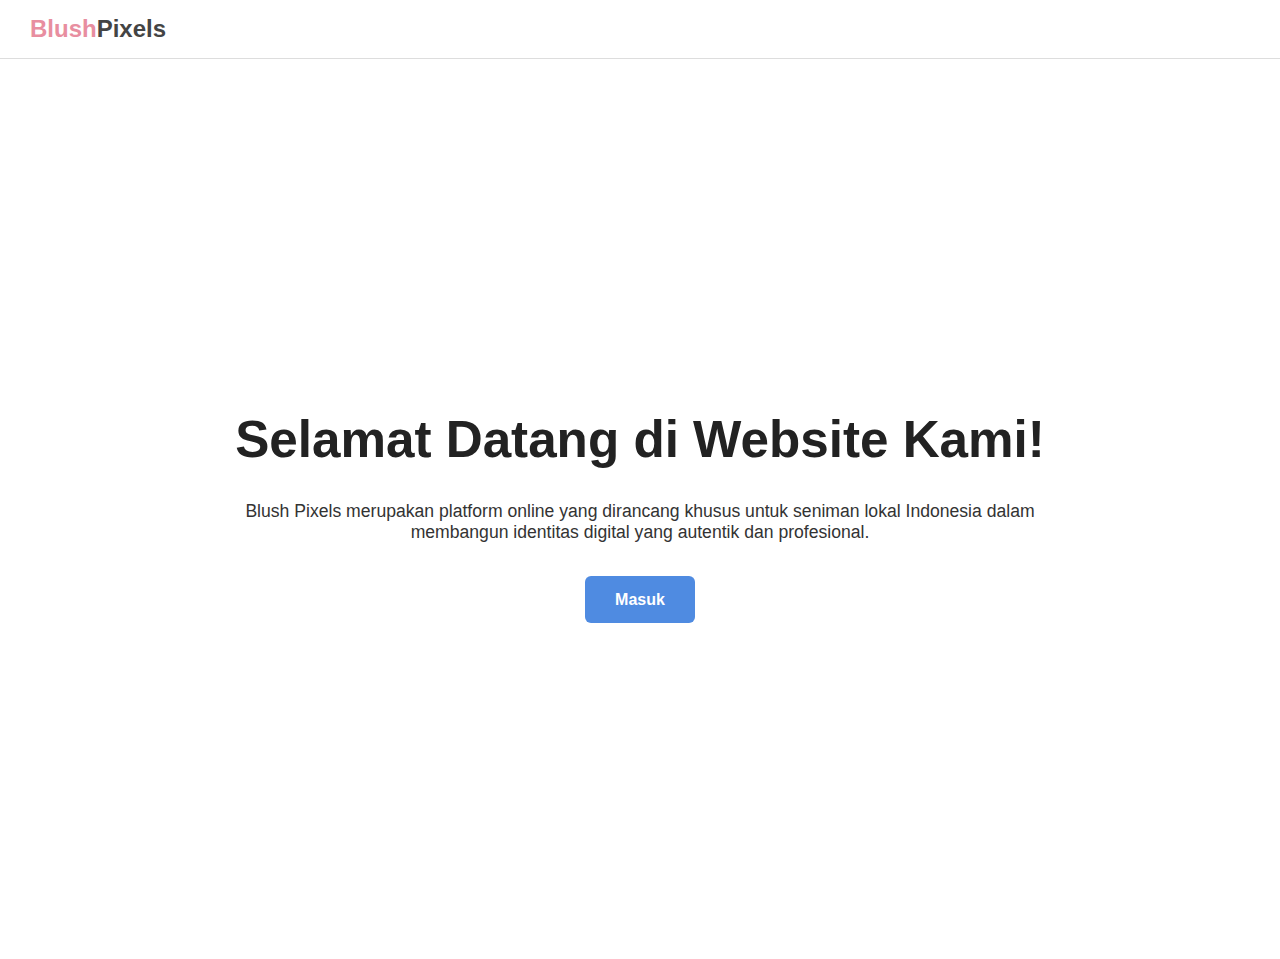
<file: index.html>
<!DOCTYPE html>
<html lang="id">
<head>
  <meta charset="UTF-8" />
  <meta name="viewport" content="width=device-width, initial-scale=1.0" />
  <title>BlushPixels</title>
  <link rel="icon" href="/webicons/favicon.ico" type="image/x-icon" />
  <link rel="shortcut icon" href="/webicons/favicon.ico" type="image/x-icon" />
  <link rel="stylesheet" href="style.css" />
</head>
<body>
  <header>
    <div class="logo"><span class="blush">Blush</span><span class="pixels">Pixels</span></div>
  </header>

  <section class="hero">
    <div class="overlay"></div>
    <div class="hero-content">
      <h1>Selamat Datang di Website Kami!</h1>
      <p>
        Blush Pixels merupakan platform online yang dirancang khusus untuk seniman lokal Indonesia dalam membangun identitas digital yang autentik dan profesional.
      </p>
      <a href="#" class="btn">Masuk</a>
    </div>
  </section>
</body>
</html>
</file>
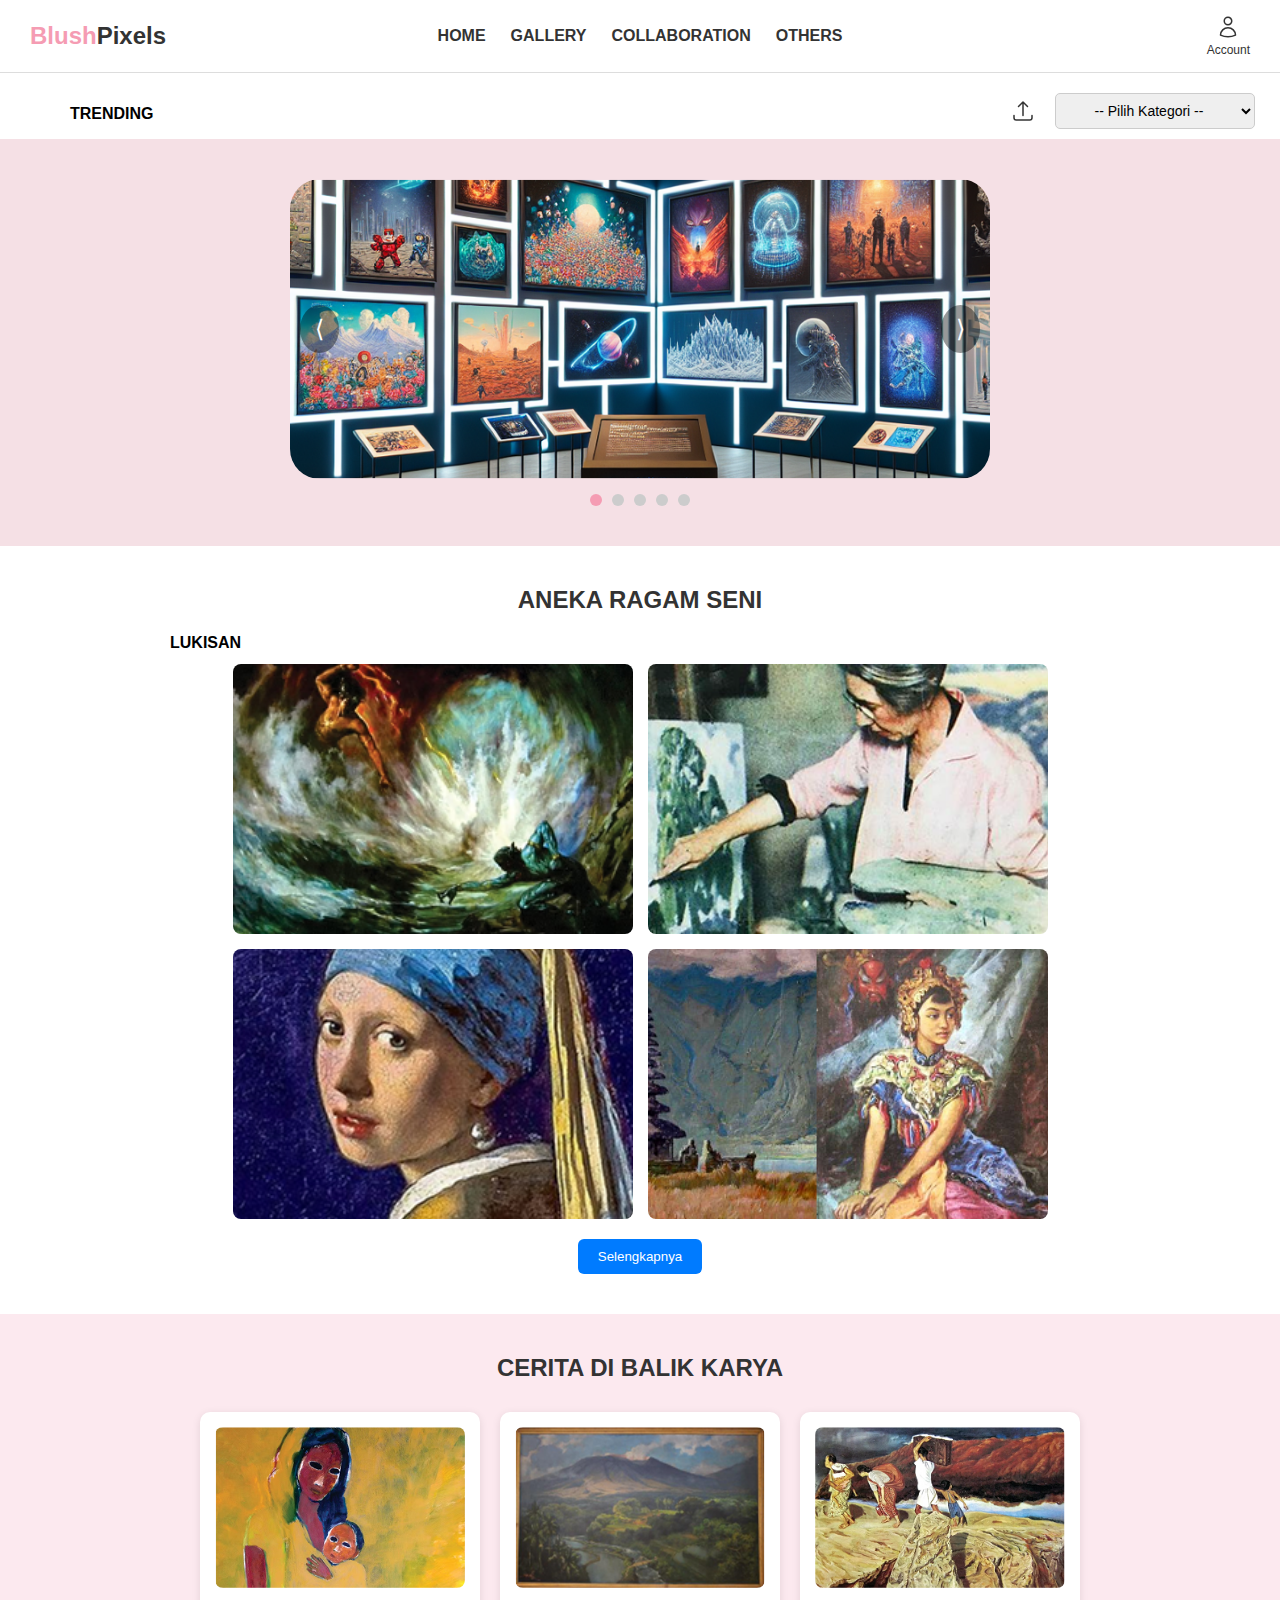
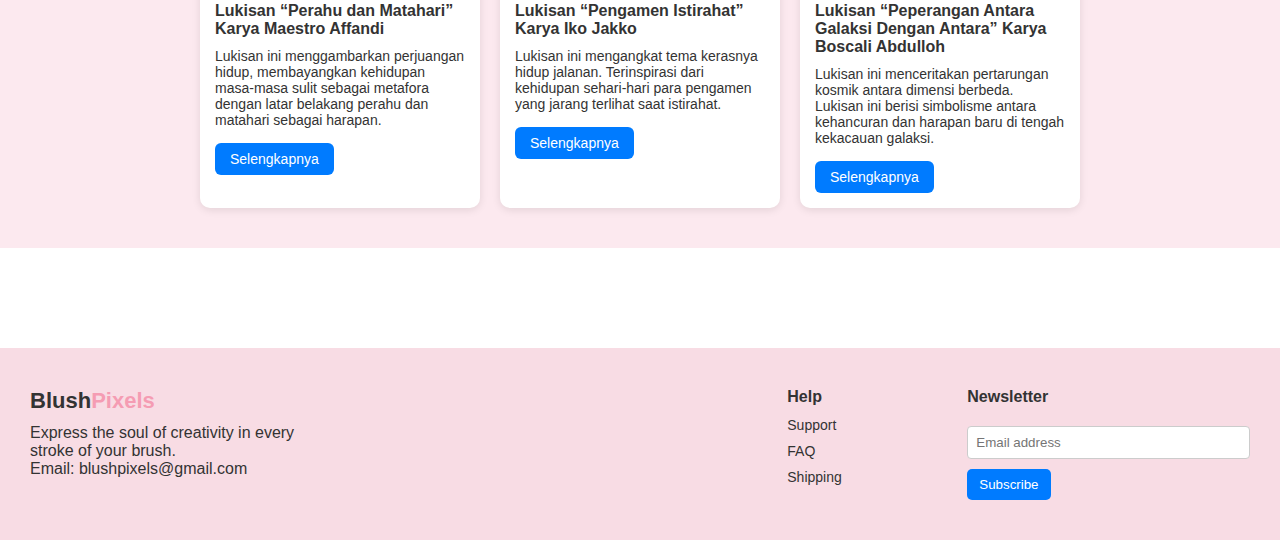
<file: blushpixels/galerinew.html>
<!DOCTYPE html>
  <html lang="en">
  <head>
    <meta charset="UTF-8" />
    <meta name="viewport" content="width=device-width, initial-scale=1.0" />
    <title>BlushPixels</title>
    <link rel="stylesheet" href="style.css" />
    <link rel="stylesheet" href="https://cdnjs.cloudflare.com/ajax/libs/font-awesome/6.5.0/css/all.min.css" />
  </head>
  <body>

    <header>
      <div class="topbar">
        <div class="logo">Blush<span>Pixels</span></div>

        <!-- Navbar tengah -->
        <nav class="navbar">
          <ul>
            <li><a href="#">HOME</a></li>
            <li><a href="#">GALLERY</a></li>
            <li><a href="#">COLLABORATION</a></li>
            <li><a href="#">OTHERS</a></li>
          </ul>
        </nav>
  
        <!-- Icon pojok kanan -->
        <div class="account-icon">
          <a href="#" class="icon-wrapper">
            <svg xmlns="http://www.w3.org/2000/svg" fill="none"
              viewBox="0 0 24 24" stroke-width="1.5" stroke="currentColor"
              class="icon">
              <path stroke-linecap="round" stroke-linejoin="round"
                d="M15.75 6a3.75 3.75 0 1 1-7.5 0 3.75 3.75 0 0 1 7.5 0ZM4.501
                20.118a7.5 7.5 0 0 1 14.998 0A17.933 17.933 0 0 1 12
                21.75c-2.676 0-5.216-.584-7.499-1.632Z" />
            </svg>
            <span class="icon-text">Account</span>
          </a>
        </div>
      </div>
    </header>

    <section class="upload-filter">
      <div class="upload-icon">
        <a href="#">
          <svg xmlns="http://www.w3.org/2000/svg" viewBox="0 0 24 24" fill="currentColor" className="size-6">
            <path fillRule="evenodd" d="M11.47 2.47a.75.75 0 0 1 1.06 0l4.5 4.5a.75.75 0 0 1-1.06 1.06l-3.22-3.22V16.5a.75.75 0 0 1-1.5 0V4.81L8.03 8.03a.75.75 0 0 1-1.06-1.06l4.5-4.5ZM3 15.75a.75.75 0 0 1 .75.75v2.25a1.5 1.5 0 0 0 1.5 1.5h13.5a1.5 1.5 0 0 0 1.5-1.5V16.5a.75.75 0 0 1 1.5 0v2.25a3 3 0 0 1-3 3H5.25a3 3 0 0 1-3-3V16.5a.75.75 0 0 1 .75-.75Z" clipRule="evenodd" />
          </svg>          
        </a>
      </div>
      <div class="filter-category">
        <select>
          <option value="">-- Pilih Kategori --</option>
          <option value="lukisan">Lukisan</option>
          <option value="patung">Patung</option>
          <option value="fotografi">Fotografi</option>
          <option value="musik">Musik</option>
          <option value="kerajinan">Kerajinan</option>
          <option value="digitalart">Digital Art</option>
        </select>
      </div>
    </section>
  
    <section class="trending">
      <h2>TRENDING</h2>
      <div class="carousel-container">
        <div class="carousel">
          <button class="prev">⟨</button>
    
          <img src="images/slider1.png" class="slide active" alt="Slide 1">
          <img src="images/slider2.png" class="slide" alt="Slide 2">
          <img src="images/slider3.jpg" class="slide" alt="Slide 3">
          <img src="images/slider4.jpg" class="slide" alt="Slide 4">
          <img src="images/slider5.jpg" class="slide" alt="Slide 5">
          
          <button class="next">⟩</button>
      </div>
      <div class="carousel-indicators">
        <span class="dot active"></span>
        <span class="dot"></span>
        <span class="dot"></span>
        <span class="dot"></span>
        <span class="dot"></span>
      </div>      
    </section>

  <section class="categories">
    <h2>ANEKA RAGAM SENI</h2>
    <h3>LUKISAN</h3>
    <div class="category-list">
      <img src="images/art1.png" alt="Lukisan">
      <img src="images/art2.png" alt="Lukisan">
      <img src="images/art3.png" alt="Lukisan">
      <img src="images/art4.png" alt="Lukisan">
    </div>
    <button class="see-more" onclick="location.href='ragamkarya.html'">Selengkapnya</button>
  </section>

  <section class="stories">
    <h2>CERITA DI BALIK KARYA</h2>
    <div class="story-cards">
      <div class="card">
        <img src="images/story1.png" alt="Story">
        <h3>Lukisan “Perahu dan Matahari” Karya Maestro Affandi</h3>
        <p>Lukisan ini menggambarkan perjuangan hidup, membayangkan kehidupan masa-masa sulit sebagai metafora dengan latar belakang perahu dan matahari sebagai harapan.</p>
        <button>Selengkapnya</button>
      </div>
      <div class="card">
        <img src="images/story2.png" alt="Story">
        <h3>Lukisan “Pengamen Istirahat” Karya Iko Jakko</h3>
        <p>Lukisan ini mengangkat tema kerasnya hidup jalanan. Terinspirasi dari kehidupan sehari-hari para pengamen yang jarang terlihat saat istirahat.</p>
        <button>Selengkapnya</button>
      </div>
      <div class="card">
        <img src="images/story3.png" alt="Story">
        <h3>Lukisan “Peperangan Antara Galaksi Dengan Antara” Karya Boscali Abdulloh</h3>
        <p>Lukisan ini menceritakan pertarungan kosmik antara dimensi berbeda. Lukisan ini berisi simbolisme antara kehancuran dan harapan baru di tengah kekacauan galaksi.</p>
        <button>Selengkapnya</button>
      </div>
    </div>
  </section>

  <footer>
    <div class="footer-content">
      <div class="logo">Blush<span>Pixels</span></div>
      <p>Express the soul of creativity in every stroke of your brush.</p>
      <p>Email: blushpixels@gmail.com</p>
    </div>
    <div class="footer-links">
      <div>
        <h4>Help</h4>
        <ul>
          <li><a href="#">Support</a></li>
          <li><a href="#">FAQ</a></li>
          <li><a href="#">Shipping</a></li>
        </ul>
      </div>
      <div>
        <h4>Newsletter</h4>
        <input type="email" placeholder="Email address"/>
        <button>Subscribe</button>
      </div>
    </div>
  </footer>
  <script src="slider.js"></script>
</body>
</html>
</file>
<file: style.css>
* {
  margin: 0;
  padding: 0;
  box-sizing: border-box;
}

body {
  font-family: 'Inter', sans-serif;
  background-color: #fff;
  color: #333;
}

header {
  background-color: #fff;
  border-bottom: 1px solid #ddd;
  padding: 15px 30px;  
}

.topbar {
  display: flex;
  justify-content: space-between;
  align-items: center;
  position: relative;
}

.logo {
  font-size: 24px;  
  font-weight: 600;
  color: #f59cb3;  
}

.logo .blush {
  color: #e88ea0;  
}

.logo .pixels {
  color: #444;  
}

.hero {
  position: relative;
  background-image: url('https://1.bp.blogspot.com/-4GUWx88kc44/YAAgsPuCLJI/AAAAAAAAFGc/IOGTFgCc7Qwkae16lriyrcCodVQ-40_fACLcBGAsYHQ/s2048/6.jpg'); 
  background-position: center;
  background-size: cover; 
  height: 100vh;
  display: flex;
  align-items: center;  
  justify-content: center;  
  text-align: center;
}

.overlay {
  position: absolute;
  top: 0;
  left: 0;
  height: 100%;
  width: 100%;
  background-color: rgba(255, 255, 255, 0.75);
  z-index: 1;
}

.hero-content {
  position: relative;
  z-index: 2;
  max-width: 900px; 
  padding: 20px;
}

.hero-content h1 {
  font-size: 3.2rem;
  font-weight: bold;
  color: #222;
  margin-bottom: 2rem;
}

.hero-content p {
  font-size: 1.1rem;
  color: #333;
  margin-bottom: 3rem;
  text-align: center;
}

.btn {
  background-color: #4f8be1;
  color: #fff;
  padding: 15px 30px;
  border: none;
  border-radius: 6px;
  text-decoration: none;
  font-weight: 750;
  transition: background-color 0.3s ease;
}

.btn:hover {
  background-color: #3a6cc1;
}
</file>
<file: blushpixels/style.css>
* {
  margin: 0;
  padding: 0;
  box-sizing: border-box;
}

body {
  font-family: 'Inter', sans-serif;
  background-color: #fff;
  color: #333;
}

header {
  background-color: #fff;
  border-bottom: 1px solid #ddd;
  padding: 15px 30px;
}

.topbar {
  display: flex;
  justify-content: space-between;
  align-items: center;
  position: relative;
}

/* Logo di kiri */
.logo {
  font-size: 24px;
  font-weight: 600;
  color: #f59cb3;
}

.logo span {
  color: #333;
}

/* Navbar di tengah */
.navbar {
  position: absolute;
  left: 50%;
  transform: translateX(-50%);
}

.navbar ul {
  display: flex;
  list-style: none;
  gap: 25px;
}

.navbar ul li a {
  text-decoration: none;
  color: #333;
  font-weight: 500;
  font-weight: bold;
}

.navbar ul li a:hover {
  color: #f59cb3;
}

/* Account icon di kanan */
.account-icon {
  display: flex;
  align-items: center;
}

.icon-wrapper {
  display: flex;
  flex-direction: column;
  align-items: center;
  text-decoration: none;
  color: #333;
}

.icon-wrapper:hover {
  color: #f59cb3;
}

.icon {
  width: 24px;
  height: 24px;
}

.icon-text {
  font-size: 12px;
  margin-top: 4px;
}

.upload-filter {
  display: flex;
  justify-content: flex-end;
  align-items: center;
  gap: 20px;
  margin-top: 20px;
  margin-right: 25px;
}

.upload-icon {
  display: flex;
  align-items: center;
  gap: 10px;
}

.upload-icon a {
  text-decoration: none;
  color: #333;
  font-weight: 600;
  display: flex;
  align-items: center;
  font-size: 14px;
}

.upload-icon svg {
  width: 24px;
  height: 24px;
}

.filter-category select {
  padding: 8px;
  font-size: 14px;
  text-align: center;
  border-radius: 5px;
  border: 1px solid #ccc;
  cursor: pointer;
  width: 200px;  /* Set width for consistency */
}

.filter-category select:hover {
  border-color: #f59cb3;
}

/* Optional: Adjust the icon size and style */
.upload-icon a:hover {
  color: #f59cb3;
}

/* Trending */
.trending {
  background-color: #F5E0E5;
  padding: 40px 20px;
  text-align: center;
  margin-top: 10px;
}

.trending h2 {
  margin: 0;
  font-weight: 600;
  position: absolute;
  top: 100px; /* Menjorok keluar ke atas */
  left: 70px; /* Menjorok ke kiri */
  font-size: 16px;  /* Ukuran font lebih besar agar lebih menonjol */
  color: #000000;
  text-align: left;  /* Agar teks rata kiri */
  margin-top: 5px;
}

.carousel-container {
  position: relative;
  width: 100%;
  max-width: 700px;
  margin: 0 auto;
  overflow: hidden;
  border-radius: 15px;
}

.carousel {
  position: relative;
  width: 100%;
  max-width: 800px; /* Atur sesuai kebutuhan */
  margin: 0 auto;
  overflow: hidden;
}
.carousel img {
  aspect-ratio: 16 / 9; /* atau 4 / 3 sesuai bentuk yang kamu mau */
}

.carousel-indicators {
  margin-top: 15px;
  display: flex;
  justify-content: center;
  gap: 10px;
}

.carousel-indicators .dot {
  width: 12px;
  height: 12px;
  border-radius: 50%;
  background-color: #ccc;
  transition: background-color 0.3s;
  cursor: pointer;
}

.carousel-indicators .dot.active {
  background-color: #f59cb3;
}

.slide {
  width: 100%;
  height: 300px; /* Atur tinggi slider sesuai kebutuhan */
  object-fit: cover;
  border-radius: 30px;
  display: none;
}

.slide.active {
  display: block;
}

.prev, .next {
  position: absolute;
  top: 50%;
  transform: translateY(-50%);
  background-color: rgba(0,0,0,0.4);
  border: none;
  color: #fff;
  font-size: 24px;
  padding: 10px 15px;
  cursor: pointer;
  z-index: 2;
  border-radius: 50%;
}

.prev:hover, .next:hover {
  background-color: rgba(0,0,0,0.6);
}

.prev {
  left: 10px;
}

.next {
  right: 10px;
}

/* Categories */
.categories {
  padding: 40px 30px;
  text-align: center;
}

.categories h2 {
  margin-bottom: 20px;
  font-weight: 600;
}

.categories h3 {
  margin-bottom: 20px;
  font-weight: 600;
  text-align: left;
  font-weight: 600;
  position: absolute;
  left: 170px; /* Menjorok ke kiri */
  font-size: 16px;  /* Ukuran font lebih besar agar lebih menonjol */
  color: #000000;
  text-align: left;  /* Agar teks rata kiri */
}

.category-list {
  display: flex;
  justify-content: center;
  gap: 15px;
  flex-wrap: wrap;
  margin-bottom: 20px;
  margin-top: 50px;
}

.category-list img {
  width: 400px;
  height: 270px;
  object-fit: cover;
  border-radius: 8px;
}

.see-more {
  background-color: #007bff;
  color: white;
  padding: 10px 20px;
  border: none;
  border-radius: 6px;
  cursor: pointer;
}

/* Stories */
.stories {
  background-color: #fce9ef;
  padding: 40px 30px;
  text-align: center;
}

.stories h2 {
  margin-bottom: 30px;
  font-weight: 600;
}

.story-cards {
  display: flex;
  justify-content: center;
  gap: 20px;
  flex-wrap: wrap;
}

.card {
  background-color: white;
  border-radius: 10px;
  padding: 15px;
  width: 280px;
  text-align: left;
  box-shadow: 0 2px 8px rgba(0, 0, 0, 0.1);
}

.card img {
  width: 100%;
  border-radius: 8px;
  margin-bottom: 10px;
}

.card h3 {
  font-size: 16px;
  margin-bottom: 10px;
}

.card p {
  font-size: 14px;
  margin-bottom: 15px;
}

.card button {
  background-color: #007bff;
  color: white;
  border: none;
  padding: 8px 15px;
  border-radius: 6px;
  cursor: pointer;
  font-size: 14px;
}

/* Footer */
footer {
  background-color: #f8dce4;
  padding: 40px 30px;
  display: flex;
  flex-wrap: wrap;
  justify-content: space-between;
  margin-top: 100px;
}

.footer-content {
  max-width: 300px;
}

.footer-content .logo {
  font-size: 22px;
  font-weight: 600;
  color: #333;
  margin-bottom: 10px;
}

.footer-content .logo span {
  color: #f59cb3;
}

.footer-links {
  display: flex;
  gap: 30px;
  flex-wrap: wrap;
}

.footer-links div {
  min-width: 150px;
}

.footer-links h4 {
  font-size: 16px;
  margin-bottom: 10px;
  color: #333;
}

.footer-links ul {
  list-style: none;
}

.footer-links ul li {
  margin-bottom: 8px;
}

.footer-links ul li a {
  text-decoration: none;
  color: #333;
  font-size: 14px;
}

.footer-links input[type="email"] {
  width: 100%;
  padding: 8px;
  margin-top: 10px;
  border: 1px solid #ccc;
  border-radius: 4px;
}

.footer-links button {
  margin-top: 10px;
  background-color: #007bff;
  color: white;
  border: none;
  padding: 8px 12px;
  border-radius: 5px;
  cursor: pointer;
}
</file>
